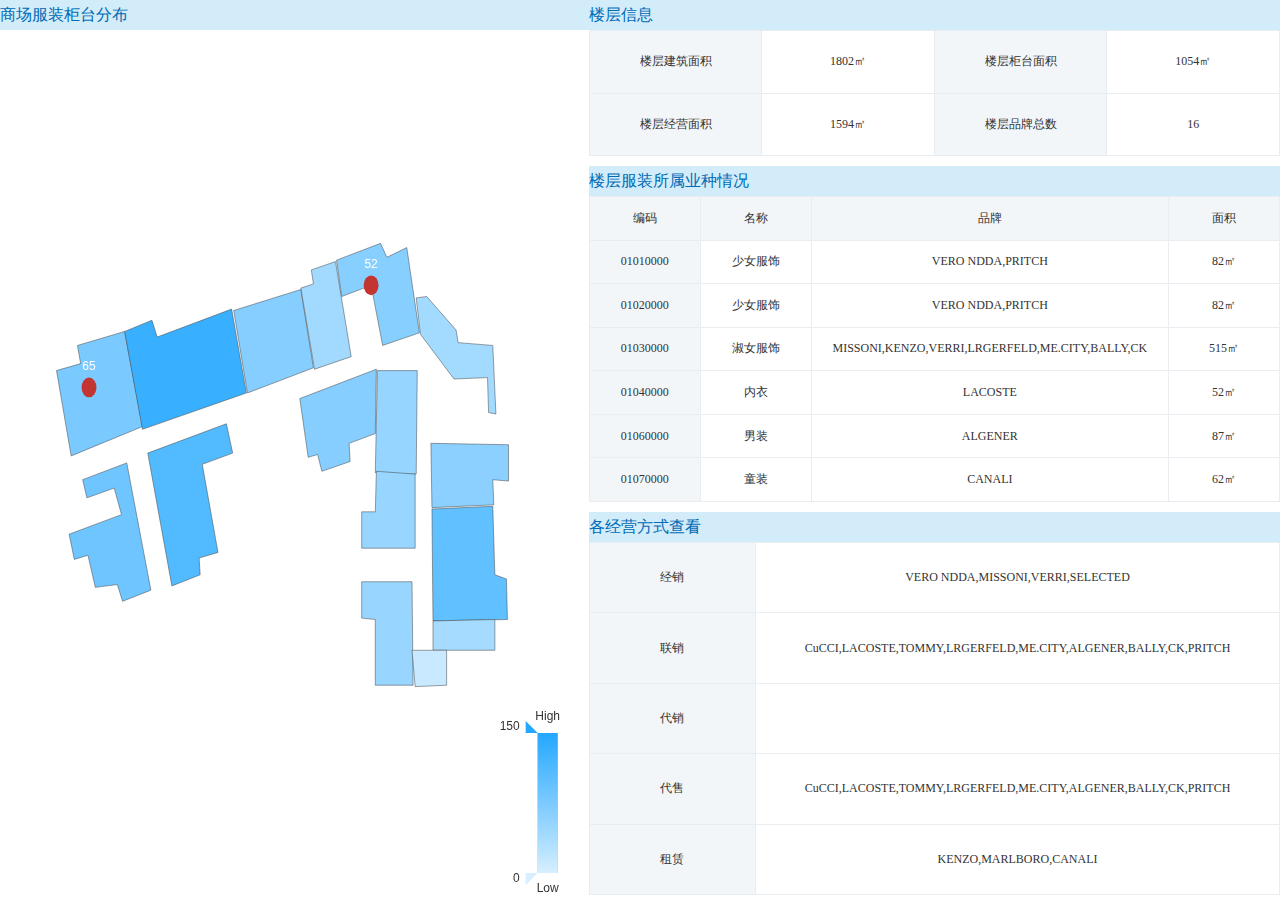
<file: 2dshop/index.html>
<!DOCTYPE html>
<html lang="en">

<head>
  <meta charset="UTF-8">
  <meta name="viewport" content="width=device-width, initial-scale=1.0">
  <title>2dshop</title>
  <link rel="stylesheet" href="css/index.css">
  <script type="text/javascript" src="js/jquery-3.1.1.min.js"></script>
  <script type="text/javascript" src="js/echarts.min.js"></script>
</head>

<body>
<div class="shopMap">
<h1>商场服装柜台分布</h1>
<div id="container" style=""></div>
</div>


<!--  可视化图标显示  -->
<div class="shop_table">
  <div id="shop_main">
    <h1>楼层信息</h1>
    <table class="floor_table">
      <tbody>
        <tr>
          <td class="grayLight">楼层建筑面积</td>
          <td>1802㎡</td>
          <td class="grayLight">楼层柜台面积</td>
          <td>1054㎡</td>
        </tr>
        <tr>
          <td class="grayLight">楼层经营面积</td>
          <td>1594㎡</td>
          <td class="grayLight">楼层品牌总数</td>
          <td>16</td>
        </tr>
      </tbody>
    </table>
    <h1 class="Martop">楼层服装所属业种情况</h1>
    <table class="kinds_table">
      <tbody>
      <tr class="grayLight">
        <td>编码</td>
        <td>名称</td>
        <td>品牌</td>
        <td>面积</td>
      </tr>
      <tr>
        <td class="grayLight">01010000</td>
        <td>少女服饰</td>
        <td>VERO NDDA,PRITCH</td>
        <td>82㎡</td>
      </tr>
      <tr>
        <td class="grayLight">01020000</td>
        <td>少女服饰</td>
        <td>VERO NDDA,PRITCH</td>
        <td>82㎡</td>
      </tr>
      <tr>
        <td class="grayLight">01030000</td>
        <td>淑女服饰</td>
        <td>MISSONI,KENZO,VERRI,LRGERFELD,ME.CITY,BALLY,CK</td>
        <td>515㎡</td>
      </tr>
      <tr>
        <td class="grayLight">01040000</td>
        <td>内衣</td>
        <td>LACOSTE</td>
        <td>52㎡</td>
      </tr>
      <tr>
        <td class="grayLight">01060000</td>
        <td>男装</td>
        <td>ALGENER</td>
        <td>87㎡</td>
      </tr>
      <tr>
        <td class="grayLight">01070000</td>
        <td>童装</td>
        <td>CANALI</td>
        <td>62㎡</td>
      </tr>

      </tbody>
    </table>

    <h1 class="Martop">各经营方式查看</h1>
    <table class="manage_table">
      <tbody>
      <tr>
        <td class="grayLight">经销</td>
        <td>VERO NDDA,MISSONI,VERRI,SELECTED</td>
      </tr>
      <tr>
        <td class="grayLight">联销</td>
        <td>CuCCI,LACOSTE,TOMMY,LRGERFELD,ME.CITY,ALGENER,BALLY,CK,PRITCH</td>
      </tr>
      <tr>
        <td class="grayLight">代销</td>
        <td></td>
      </tr>
      <tr>
        <td class="grayLight">代售</td>
        <td>CuCCI,LACOSTE,TOMMY,LRGERFELD,ME.CITY,ALGENER,BALLY,CK,PRITCH</td>
      </tr>
      <tr>
        <td class="grayLight">租赁</td>
        <td>KENZO,MARLBORO,CANALI</td>
      </tr>

      </tbody>
    </table>

  </div>


  <div id="shop_details">
    <h1>柜台信息</h1>
    <table style="height: calc(30% - 45px)">
      <tbody class="shop_detail0 top">

      </tbody>
    </table>
    <table class="Martop" style="height: 35%">
      <thead>
      <tr class="grayLight">
        <td>项目</td>
        <td>一季度</td>
        <td>同期</td>
        <td>扣拿</td>
        <td>二季度</td>
        <td>同期</td>
        <td>扣拿</td>
      </tr>
      </thead>
      <tbody class="shop_detail1">


      </tbody>


    </table>
    <table style="height: 35%;">
      <thead>
      <tr class="grayLight">
        <td>项目</td>
        <td>三季度</td>
        <td>同期</td>
        <td>扣拿</td>
        <td>四季度</td>
        <td>同期</td>
        <td>扣拿</td>
      </tr>
      </thead>
      <tbody class="shop_detail2">

      </tbody>
    </table>
  </div>
</div>

<script type="text/javascript" src="js/shopMap.js"></script>
<script type="text/javascript" src="js/list.js"></script>
<script type="text/javascript" src="js/index.js"></script>
</body>

</html>
</file>
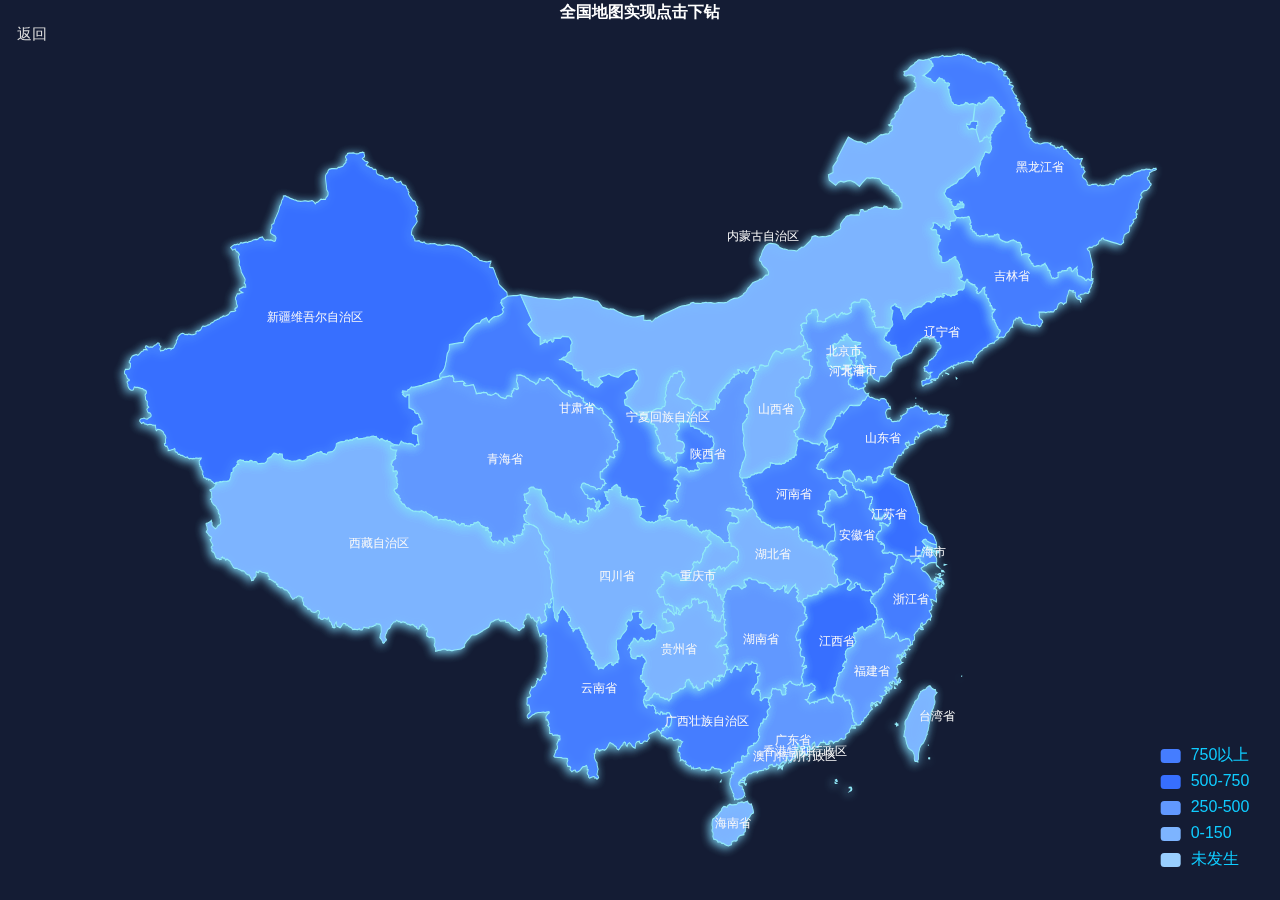
<file: mapUnder/index.html>
<!DOCTYPE html>
<html lang="en">
<head>
  <meta charset="UTF-8">
  <title>地图下钻</title>
  <link rel="stylesheet" href="css/index.css">
  <script type="text/javascript" src="js/echarts.min.js"></script>
  <script type="text/javascript" src="js/jquery-3.1.1.min.js"></script>
  <script type="text/javascript" src="js/saveAs.js"></script>

</head>
<body>
<div class="back">返回</div>
  <div id="chart-panel"></div>
  <script type="text/javascript" src="js/switchProvince.js"></script>
  <script type="text/javascript" src="js/index.js"></script>

</body>
</html>
</file>
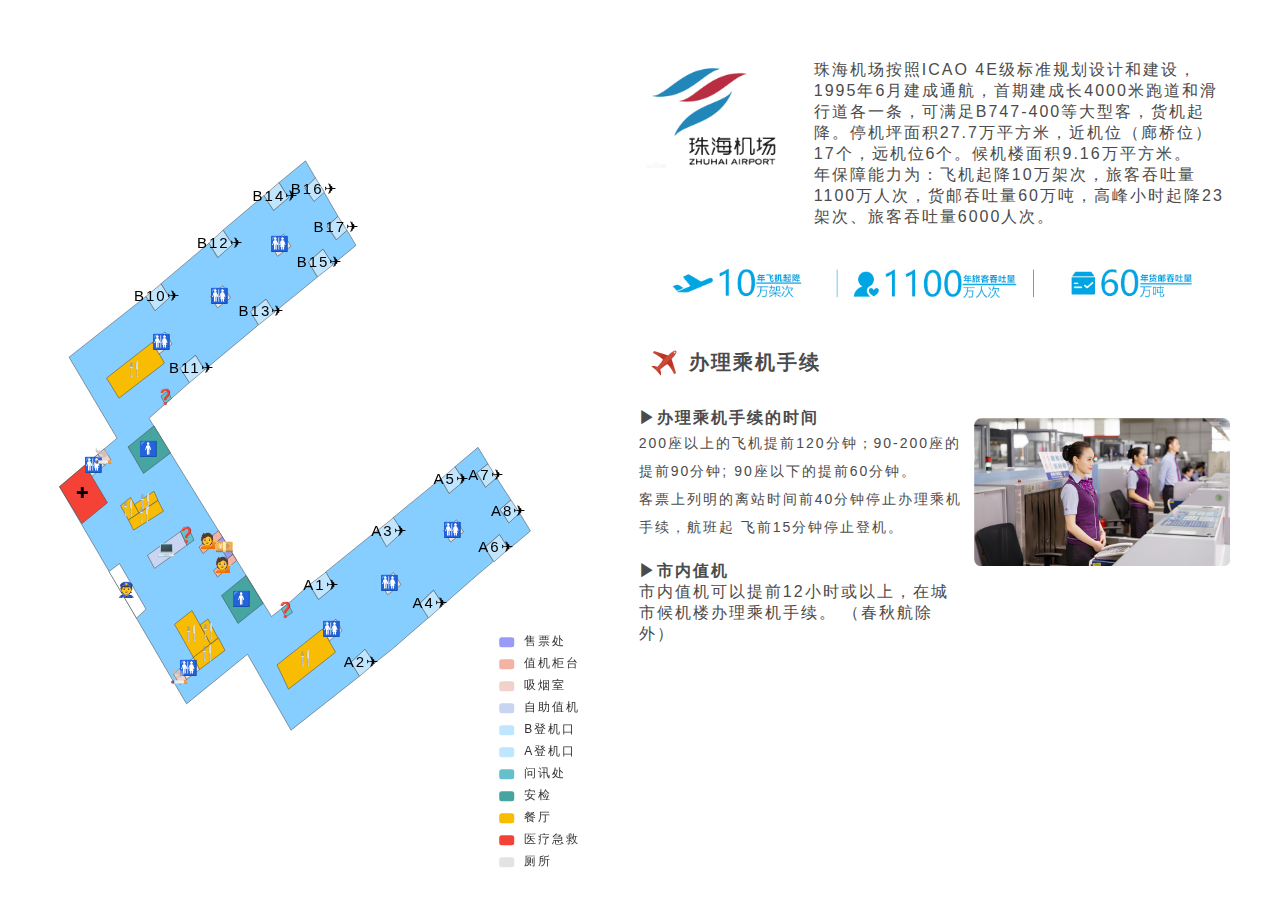
<file: airPlane_map/ariPlane.html>
<!DOCTYPE html>
<html lang="en">
<head>
  <meta charset="UTF-8">
  <title>机场</title>
  <link rel="stylesheet" href="css/index.css">
  <script type="text/javascript" src="js/jquery-3.1.1.min.js"></script>
  <script type="text/javascript" src="js/echarts.min.js"></script>
</head>
<body>
<div id="airPlaneMap">
</div>
<div class="airport_detail">
  <div style="display: block" class="airport_mess" id="airport_main">
    <img src="img/zhjc.jpg" alt="">
    <p class="airport_right">珠海机场按照ICAO
      4E级标准规划设计和建设，1995年6月建成通航，首期建成长4000米跑道和滑行道各一条，可满足B747-400等大型客，货机起降。停机坪面积27.7万平方米，近机位（廊桥位）17个，远机位6个。候机楼面积9.16万平方米。<br>
      年保障能力为：飞机起降10万架次，旅客吞吐量1100万人次，货邮吞吐量60万吨，高峰小时起降23架次、旅客吞吐量6000人次。</p>
    <p class="image"><img src="img/total.jpg" alt=""></p>
    <div class="airport_apply">
      <p class="title">
        <img src="img/icon.png" alt="">
        <span>办理乘机手续</span>
      </p>
      <div class="airport_subtitle">
        <p class="subtitle">▶办理乘机手续的时间</p>
        <p class="detail">200座以上的飞机提前120分钟；90-200座的提前90分钟; 90座以下的提前60分钟。<br>
          客票上列明的离站时间前40分钟停止办理乘机手续，航班起 飞前15分钟停止登机。</p>
        <p class="subtitle">▶市内值机</p>
        <p>市内值机可以提前12小时或以上，在城市候机楼办理乘机手续。 （春秋航除外）</p>
      </div>
      <img src="img/kongjie.jpg" alt="">
    </div>
<!--    <p class="airport_phone">-->
<!--      <img src="img/phone.png" alt="">-->
<!--    </p>-->

  </div>
  <div style="display: none" class="airport_mess" id="airport_main2">
    <table border="0" cellspacing="0">
      <thead>
      <tr>
        <th>航班号</th>
        <th>目的地</th>
        <th>航空公司</th>
        <th>计划起飞</th>
        <th>现况</th>
      </tr>
      </thead>
      <tbody class="airport_time">
      </tbody>
    </table>
  </div>
</div>
<script type="text/javascript" src="js/list.js"></script>
<script type="text/javascript" src="js/airPlane.js"></script>
</body>
</html>
</file>
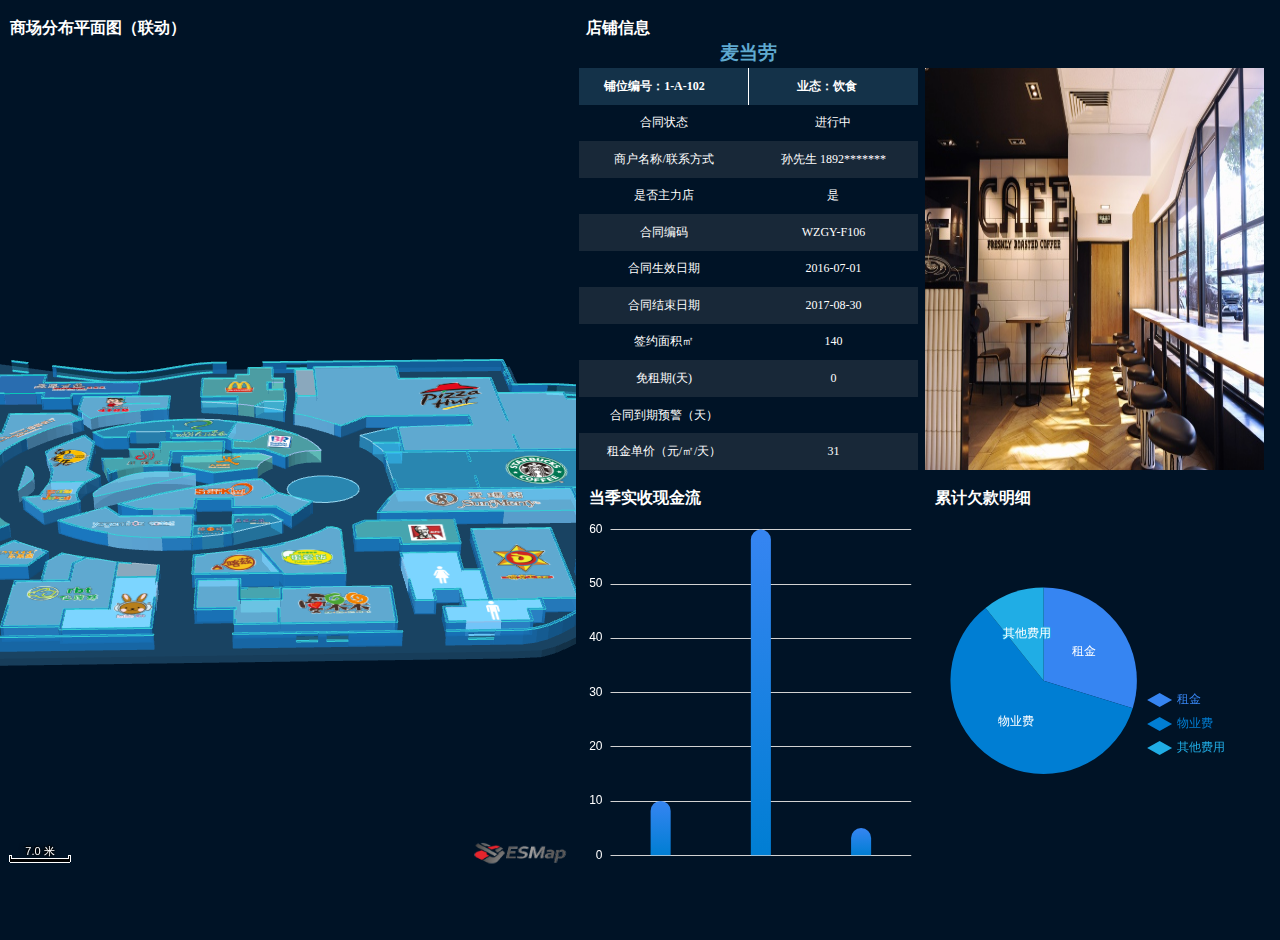
<file: Marker/Marker/2dMarkers.html>
<!DOCTYPE html>
<html>

<head>
  <meta http-equiv="X-UA-Compatible" content="IE=edge,chrome=1">
  <meta name="viewport" content="initial-scale=1.0, user-scalable=no">
  <meta charset="UTF-8">
  <title>室内地图添加标注示例|室内三维地图引擎|易景空间地图</title>
  <meta name="keywords" content="室内地图添加标注示例,室内地图,三维地图引擎,三维地图制作,室内定位,易景空间地图"/>
  <meta name="description"
        content="室内地图添加标注示例,易景室内三维地图引擎提供地图浏览、缩放、旋转、图层显隐等基础功能，支持自定义室内地图显示风格及样式，可自动绘制楼层热力图、散点图等专题地图，快速进行空间大数据分析展示。支持跨楼层精准的点到点之间的最短、最优路径计算，支持对路径结果进行导航和动画,并提供丰富的地图主题资源供二次开发调用。"/>
  <link rel="shortcut icon" type="image/ico" href="../image/favicon.ico">
  <!--  <link href="css/common.css" rel="stylesheet">-->
  <link rel="stylesheet" href="css/2dMarkers.css">
  <script src="js/echarts.min.js"></script>
  <style>
    .mask-layer-container {
      display: none !important;
    }
  </style>
</head>

<body>
<div class="map">
  <h2>商场分布平面图（联动）</h2>

  <!--  <h1>商场分布平面图（联动）</h1>-->
  <div id="map-container"></div>
  <div class="loading">
    <div class="lodingImg"></div>
  </div>
</div>

<div class="table_chart">
  <h2>店铺信息</h2>
  <div class="table_cell">
    <div class="table_left table_detail">

    </div>
    <div class="table_right" style="display: flex;
    justify-content: center;">
      <img class="images" src="image/detail/form.png" alt="">
    </div>
    <div class="table_left">
      <h2>当季实收现金流</h2>
      <div id="barChart"></div>
    </div>
    <div class="table_right">
      <h2>累计欠款明细</h2>
      <div id="pieChart"></div>
    </div>
  </div>
</div>


<script src="../lib/config.js"></script>
<script src="../lib/esmap-1.6.min.js"></script>
<script src="../lib/jquery-2.1.4.min.js"></script>
<script src="../lib/jquery.qrcode.min.js"></script>
<script src="../lib/tips_controls.js"></script>
<script src="js/pieChart.js"></script>
<script src="js/barChart.js"></script>
<script src="js/list.js"></script>

<script type="text/javascript">
  //定义全局map变量3
  var map;
  var esmapID = getQueryString('id') || defaultOpt.mapID;
  var styleid = getQueryString("styleid") || defaultOpt.themeID;
  var center;
  var floorLayer;

  window.onload = function () {
    var floorControl;
    var container = document.getElementById('map-container');
    map = new esmap.ESMap({
      container: container, //渲染dom
      mapDataSrc: defaultOpt.mapDataUrl,//地图数据位置
      mapThemeSrc: defaultOpt.mapThemeUrl,//主题数据位置
      themeID: styleid,//样式ID
      focusAlphaMode: false,
      modelSelectedEffect: true, //支持单击模型高亮，false为单击时模型不高亮
      mapAudioSrc: '../lib',
      defaultScaleLevel: 10, //设置默认显示级别
      token: 'escope',
      viewMode: esmap.ESViewMode.MODE_3D, //初始二维还是三维状态
      defaultFloornum: 1,//默认一楼
      // defaultControlsPose: esmap.ESDirection.EAST //方向枚举型。可设置正南、正北、正东、正西、东南、西南等方向值。具体可参考esmap.ESControlsPoseEnum类。

    });
    map.openMapById(esmapID); //sceneId

    //loading图标加载
    var count = 0.05;
    var rotate = true;//地图旋转目前关闭
    map.on('loadComplete', function () {
      var loading = document.getElementsByClassName("loading");
      loading[0].style.display = "none";
      floorLayer = map.getFloor(1);
      center = map.center;
      map.on("update", function (e) {
        if (count == 360) count = 0;
        if (rotate)
          map.rotateAngle += count,
            map.controls.update();
      });
    });
    map.on("mapClickNode", function (e) {
      // console.log(e);
      if (e.name && e.name !== '房间')
        tableDraw(e.name);
    });
  };


  //echarts 图自适应
  window.onresize = function () {
    pieChart.resize();
    barChart.resize();
  }


  function tableDraw(name) {
    var html = `<h3>${arr[name]['名称']}</h3>
      <table>
        <tbody>
        <tr class="table_title">
          <td class="left">铺位编号：</td>
          <td class="right" style="border-right:1px solid #FFFFFF">${arr[name]['铺位编号']}</td>
          <td class="left">业态：</td>
          <td class="right">${arr[name]['业态']}</td>
        </tr>
        <tr>
          <td colspan="2">合同状态</td>
          <td colspan="2">${arr[name]['合同状态']}</td>
        </tr>
        <tr>
          <td colspan="2">商户名称/联系方式</td>
          <td colspan="2">${arr[name]['商户名称']}</td>
        </tr>
        <tr>
          <td colspan="2">是否主力店</td>
          <td colspan="2">${arr[name]['是否主力店']}</td>
        </tr>
        <tr>
          <td colspan="2">合同编码</td>
          <td colspan="2">${arr[name]['合同编码']}</td>
        </tr>
        <tr>
          <td colspan="2">合同生效日期</td>
          <td colspan="2">${arr[name]['合同生效日期']}</td>
        </tr>
        <tr>
          <td colspan="2">合同结束日期</td>
          <td colspan="2">${arr[name]['合同结束日期']}</td>
        </tr>
        <tr>
          <td colspan="2">签约面积㎡</td>
          <td colspan="2">${arr[name]['签约面积']}</td>
        </tr>
        <tr>
          <td colspan="2">免租期(天)</td>
          <td colspan="2">${arr[name]['免租期']}</td>
        </tr>
        <tr>
          <td colspan="2">合同到期预警（天）</td>
          <td colspan="2"></td>
        </tr>
        <tr>
          <td colspan="2">租金单价（元/㎡/天）</td>
          <td colspan="2">${arr[name]['租金单价']}</td>
        </tr>
        </tbody>
      </table>`;

    document.querySelector('.table_detail').innerHTML = html;
    document.querySelector('.images').src = `${arr[name].src}`;

    barData[0].value = `${arr[name]['前期欠款']}`;
    barData[1].value = `${arr[name]['当月实收']}`;
    barData[2].value = `${arr[name]['预收金额']}`;
    pieData[0].value = `${arr[name]['租金']}`;
    pieData[1].value = `${arr[name]['物业费']}`;
    pieData[2].value = `${arr[name]['其他费用']}`;
    barChart.setOption(barOption, true);//true重绘
    pieChart.setOption(pieOption, true);//true重绘
  }


  tableDraw('麦当劳');

</script>

</body>

</html>
</file>
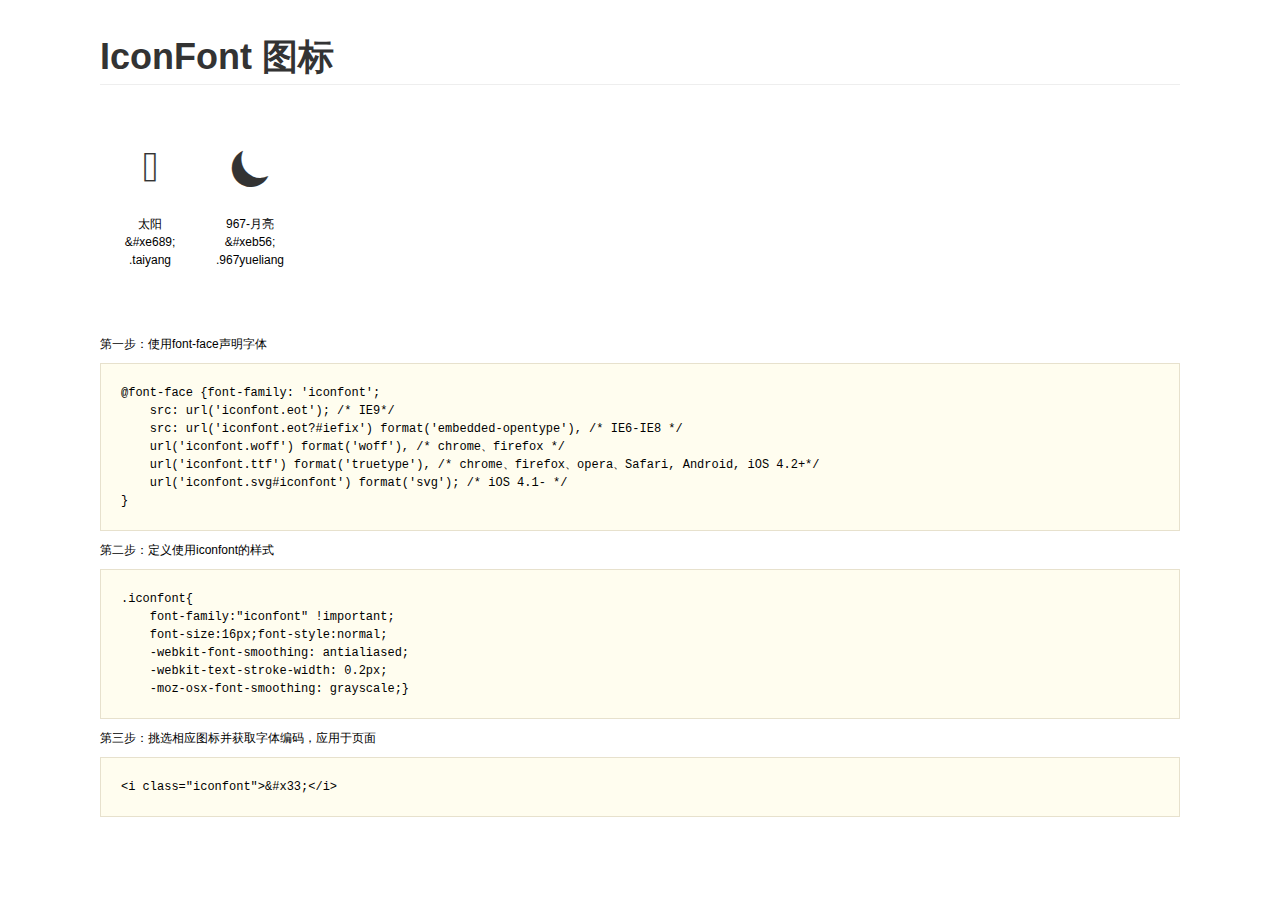
<file: Marker/Marker/css/iconfont/demo.html>
<!DOCTYPE html>
<html>
<head>
    <meta charset="utf-8"/>
    <title>IconFont</title>
    <link rel="stylesheet" href="demo.css">
    <link rel="stylesheet" href="iconfont.css">
</head>
<body>
    <div class="main">
        <h1>IconFont 图标</h1>
        <ul class="icon_lists clear">
            
                <li>
                <i class="icon iconfont">&#xe689;</i>
                    <div class="name">太阳</div>
                    <div class="code">&amp;#xe689;</div>
                    <div class="fontclass">.taiyang</div>
                </li>
            
                <li>
                <i class="icon iconfont">&#xeb56;</i>
                    <div class="name">967-月亮</div>
                    <div class="code">&amp;#xeb56;</div>
                    <div class="fontclass">.967yueliang</div>
                </li>
            
        </ul>


        <div class="helps">
            第一步：使用font-face声明字体
            <pre>
@font-face {font-family: 'iconfont';
    src: url('iconfont.eot'); /* IE9*/
    src: url('iconfont.eot?#iefix') format('embedded-opentype'), /* IE6-IE8 */
    url('iconfont.woff') format('woff'), /* chrome、firefox */
    url('iconfont.ttf') format('truetype'), /* chrome、firefox、opera、Safari, Android, iOS 4.2+*/
    url('iconfont.svg#iconfont') format('svg'); /* iOS 4.1- */
}
</pre>
第二步：定义使用iconfont的样式
            <pre>
.iconfont{
    font-family:"iconfont" !important;
    font-size:16px;font-style:normal;
    -webkit-font-smoothing: antialiased;
    -webkit-text-stroke-width: 0.2px;
    -moz-osx-font-smoothing: grayscale;}
</pre>
第三步：挑选相应图标并获取字体编码，应用于页面
<pre>
&lt;i class="iconfont"&gt;&amp;#x33;&lt;/i&gt;
</pre>
        </div>

    </div>
</body>
</html>
</file>
<file: 2dshop/css/index.css>
* {
    margin: 0;
    padding: 0;

}

html, body {
    width: 100%;
    height: 100%;
    background: white;
}

.shopMap {
    width: 46%;
    float: left;
    height: 100%;
}


.shop_table {
    width: 54%;
    /*width: 666px;*/
    float: left;
    height: 100%;
    /*margin-left: 2px;*/
}

#container {
    width: 96%;
    /*height: 550px;*/
    height: calc(100% - 30px);
}

h1 {
    font-size: 12pt;
    background-color: rgb(210, 236, 250);
    color: rgb(0, 107, 181);
    height: 30px;
    line-height: 30px;
    font-weight: normal;
}


#shop_main{
    height:100%;
}
.Martop {
    margin-top: 10px;
}

table {
    border-collapse: collapse;
    width: 100%;
}

#shop_details table{
    table-layout: fixed;
    word-break: break-all;
    word-wrap: break-word;
}

tr {
    height: 33px;
}

td {
    color: rgb(51, 51, 51);
    border: 1px solid rgb(233, 236, 241);
    text-align: center;
    font-size: 9pt;
    width: 10%;
}

#shop_details {
    display: none;
    height: 100%;
}



.shop_detail0 td:nth-child(2n+1) {
    background-color: rgb(242, 246, 249);
    color: rgb(51, 51, 51);
}

.shop_detail1, .shop_detail2 {

}
.shop_detail1 tr, .shop_detail2 tr {
    height: 20%;
}

.grayLight {
    background-color: rgb(242, 246, 249);
    color: rgb(51, 51, 51);
    /*border: 1px solid rgb(233, 236, 241);*/

}

table.floor_table{
    height: 14%;
}


table.kinds_table{
    height: 34%;
}

table.manage_table{
    height: calc(100% - 48% - 115px);
}
</file>
<file: mapUnder/css/index.css>
*{
    margin: 0;
    padding: 0;
}
a{
    text-decoration: none;
    color: white;
}

html,body{
    width:100%;
    height: 100%;
}

#chart-panel{
    width:100%;
    height: 100%;
}


.back{
    position: absolute;
    cursor: pointer;
    left:17px;
    top: 25px;
    color:rgb(222,222,222);
    font-size:15px;
    z-index: 100;
}

.down{
    position: absolute;
    cursor: pointer;
    left:55px;
    top: 25px;
    color:rgb(222,222,222);
    font-size:15px;
    z-index: 100;
}
</file>
<file: airPlane_map/css/index.css>
* {
    margin: 0;
    padding: 0;
    list-style: none;
}

html, body {
    width: 100%;
    height: 100%;
    display: flex;
    color: #4b4b4b;
    letter-spacing: 2px;
    font-family: "Microsoft Yahei",arial,"\5b8b\4f53";
}

#airPlaneMap {
    width: 46%;
    height: 99%;
}

.airport_detail {
    padding:60px 50px 0px 50px;
    width: calc(54% - 100px);
    height: calc(100% - 60px);
}

.airport_mess {
    width: 100%;
    height: 100%;
    /*background: white;*/
}

.airport_mess > img {
    float: left;
    width: 150px;
}

.airport_mess .airport_right {
    float: left;
    margin-left: 25px;
    width: calc(100% - 175px);
}

.airport_mess .image > img {
    margin-top: 25px;
    margin-bottom: 25px;
    width: 100%;
}


.airport_mess .airport_apply {
}

.airport_mess .airport_apply p.title {
    width: 100%;
    display: flex;
    align-items: center;
}

.airport_mess .airport_apply p.title > img {
    width: 50px;
    height: 50px;
}

.airport_mess .airport_apply p.title > span {
    font-weight: bold;
    font-size: 20px;
}

.airport_mess .airport_apply .airport_subtitle {
    width: 55%;
    float: left;
}

.airport_mess .airport_apply .airport_subtitle p.subtitle {
    margin-top: 20px;
    font-weight: bold;
}

.airport_mess .airport_apply .airport_subtitle p.detail {
    font-size: 14px;
    line-height: 2;
    color: #4b4b4b;
}

.airport_mess .airport_apply > img {
    width: calc(45% - 10px);
    margin-left: 10px;
    margin-top: 30px;
    float: left;
}
.airport_mess .airport_phone:before{
    content:'';
    display: block;
    clear: both;
}

.airport_mess .airport_phone > img {
    width: 45%;
    margin-top: 30px;
}

/*点击事件列表*/
.airport_mess table{
    width: 100%;
    height: 100%;
    display: block;
}


.airport_mess table thead,
.airport_mess tbody tr{
    display: table;
    width: 100%;
    padding: 3px 0px;
    table-layout: fixed;
    text-align:center;
}


.airport_mess thead{
    width: 100%;
    height: 50px;
    background: #d2ecfa;
}
.airport_mess tbody{
    overflow-y: auto;
    display: block;
    font-size: 14px;
    height: calc(100% - 50px);
}

.airport_mess tbody>tr:nth-child(2n){
    background:#f2f6f9;
}


/*滚动条*/

::-webkit-scrollbar {
    width: 6px;
    /* height:px; */
    /**/
}

::-webkit-scrollbar-track {
    /* background: rgb(201, 201, 201); */
    background: '';
    border-radius: 2px;
}

::-webkit-scrollbar-thumb {
    background: #bfbfbf;
    border-radius: 10px;
}

::-webkit-scrollbar-thumb:hover {
    background: #f8f8f8;
    color: #333233;
    /* color: rgb(220, 243, 230) */
    /* color: #333 */
}

::-webkit-scrollbar-corner {
    background: #434b43;
}
</file>
<file: Marker/Marker/css/common.css>
html, body {
    margin: 0;
    height: 100%;
    overflow: hidden;
}
/* 地图显示区域样式 */
#map-container {
    position: absolute;
    width: 100%;
    bottom: 0px;
}
.navbar-inverse{
    background-color: #272727;
}
nav.navbar{
    border:none;
    min-height: 40px;
    height:40px;
    border-radius: 0;
}
nav.navbar a{
    text-decoration: none;
}
h1{
    text-align: center;
    font-size: 16px;
    font-weight: 500;
    color:#FFF;
    line-height: 40px;
    margin:0;
}
h1 a{
	color:#FFF;
}
h1 a:hover{
	color:#FFF;
}
/* 浏览器不兼容webGL 时的提示 */
.noWebGL {
    position: fixed;
    font-family:'Microsoft YaHei';
    top: 50%;
    color:rgba(212, 43, 43, 1);
    margin-top: -60px;
    padding-left: 40%;
    background-color:rgba(178, 226, 240, 1);
    width: 100%;
    height: 120px;
    font-weight:100;
}
.btn-floor-vertical .btn:focus {
    outline: none;
}

/* 楼层按钮 */
.floor-layer {
    position: absolute;
    right: 5px;
    top: 120px;
}

.btn-floor-vertical .layer-list > label.btn:first-child {
    border-radius: 0;
}

.btn-floor-vertical .layer-list > label.btn:last-child {
    border-radius: 0;
}
/* 缩放按钮组 */
.zoom-floor {
    position:absolute;
    top:240px;
    left: 2%;
}
/* 下拉框样式 */
.dropdown {
    position:absolute;
    top:60px;
    left: 2%;
}

/* 视角按钮组 */
.viewmode-floor {
    position:absolute;
    top:150px;
    left: 2%;
}

.modal-dialog.bottom {
    position:absolute;
    bottom:50px;
    left:0px;
    right:0px;
    margin:auto;
}

/* 弹出提示框样式 */
#prompt {
    position: absolute;
    bottom: 10px;
    left: 20px;
    font-family:Consolas,monospace;
}

/* 适配手机浏览器样式 */
@media screen and (min-width: 768px) {
    .floor-theme {
        top: 328px;
    }
    .floor-zoom {
        top: 392px;
    }
    .viewmode-floor .btn,
    .btn-floor-vertical .layer-list > label.btn {
        height: 49px;
        line-height: 31px;
    }
    .layer-list {
        width: 51px;
    }
    #top,
    #down {
        height: 28px;
        line-height: 14px;
    }
    #top > i {
        font-size: 16px;
    }
    #down > i {
        font-size: 16px;
    }
}

@media screen and (max-width: 768px) {
    .btn {
        padding: 5px 10px;
        font-size: 12px;
        line-height: 1.5;
        border-radius: 3px;
    }
    .btn > i {
        font-size: 18px;
    }
    .floor-theme {
        top: 288px;
    }
    .floor-zoom {
        top: 342px;
    }
    .viewmode-floor .btn,
    .btn-floor-vertical .layer-list > label.btn {
        height: 39px;
        line-height: 29px;
    }
    .layer-list {
        width: 40px;
    }
    #top,
    #down {
        height: 18px;
        padding: 0;
    }
    #top > i {
        font-size: 14px;
    }
    #down > i {
        font-size: 14px;
    }
}

/* nav右侧提示、功能介绍 */
.navbar-inverse .tips-right {
    /* width: 100px; */
    height: 40px;
    position: absolute;
    right: 10px;
    top: 0px;
}
.navbar-inverse .tips-right:hover {
    cursor: pointer;
}
.navbar-inverse .tips-right .tip1 {
    display: inline-block;
    width: 34px;
    height: 100%;
    background: url(../../image/erweima.png) no-repeat center;
    background-size: 60%;
}
.navbar-inverse .tips-right .tip2 {
    display: inline-block;
    width: 34px;
    height: 100%;
    background: url(../../image/wenhao.png) no-repeat center;
    background-size: 60%;
}
.navbar-inverse .tips-msg {
    overflow: auto
}
.navbar-inverse .tips-msg .msg {
    position: fixed;
    right: 10px;
    top: 50px;
    z-index: 999;
}
.navbar-inverse .tips-msg .msg1 {
    display: none;
    width: 140px;
    height: 150px;
    background: #FFF;
    border-radius: 6px;
    border: 2px solid #b0b4b9;
}
.navbar-inverse .tips-msg .msg1 canvas {
    width: 100%;
    height: 100%;
}
.tips-msg .msg1 .erweima {
    width: 100px;
    height: 100px;
    margin: 0 auto;
    margin-top: 10px;
}
.tips-msg .msg1 p {
    font-size: 14px;
    text-align: center;
    color: #666;
    margin-top: 10px;
}
.tips-msg .msg2 p {
    font-size: 14px;
    /* text-align: center; */
    color: #666;
}
.tips-msg .msg2 h4 {
    margin: 8px 0;
    font-size: 15px;
    color: #636363;
}
.navbar-inverse .tips-msg .msg2 {
    display: none;
    width: 200px;
    min-height: 150px;
    background: #FFF;
    padding: 5px 8px;
    border-radius: 6px;
    border: 2px solid #b0b4b9;
    overflow-wrap: break-word;
}
/* nav提示结束 */
</file>
<file: Marker/Marker/css/2dMarkers.css>
* {
    margin: 0;
    padding: 0;
}

html, body {
    width: 100%;
    height: 100%;
    overflow: hidden;
    font-family: '微软雅黑';
    background-color: #001326;
}


.map {
    width: 45%;
    height: 100%;
    float: left;
}


h2 {
    font-size: 16px;
    text-indent: 10px;
    color: white;
    height: 38px;
    line-height: 56px;
    /*color: rgb(61, 77, 102);*/
}

h3 {
    height: 30px;
    line-height: 30px;
    color: #5fa9d0 ;

    text-align: center;
}

/* 地图显示区域样式 */
#map-container {
    width: 100%;
    height: calc(100% - 86px);
    margin-top: 30px    ;
}

.table_chart {
    width: 54%;
    height: 100%;
    float: left;
    /*background-color: #e4b9b9;*/
}

.table_cell {
    height: 96%;
    display: flex;
    justify-content: center;
    align-items: center;
    flex-wrap: wrap;
}

.table_cell .table_left table {
    width: 100%;
    height: calc(100% - 30px);
    table-layout: fixed;
    text-align: center;
    border-collapse: collapse;
}

.table_left, .table_right {
    width: 49%;
    height: 50%;

}

.table_right {
    margin-left: 1%;
}

.table_cell .table_left .table_title {
    background-color: rgb(20 50 73);
    color: rgb(255, 255, 255);
    font-family: '微软雅黑';
    font-size: 10pt;
    font-weight: bold;
}

.table_cell tr {
    /*color: rgb(61, 77, 102);*/
    color: rgb(255 255 255);
    font-family: '微软雅黑';
    /*background-color: white;*/
}

.table_cell tr td {
    font-size: 9pt;
}

td.left{
    text-align: right;
}
td.right{
    text-align: left;
}

.table_cell tr:nth-child(2n+1) {
    /*background-color: rgb(161 161 161 / 15%);*/
    background-color: #a1a1a126;
}

.table_right img {
    width: 100%;
    height: auto;
    margin-top: 30px;
    max-height: 100%;
}


#barChart, #pieChart {
    width: 100%;
    height: 100%;
}


/*background-color: rgb(255,255,255);
    color: rgb(61,77,102);
    font-family: '微软雅黑';*/

/* 浏览器不兼容webGL 时的提示 */
.noWebGL {
    position: fixed;
    font-family: 'Microsoft YaHei';
    top: 50%;
    color: rgba(212, 43, 43, 1);
    margin-top: -60px;
    padding-left: 40%;
    background-color: rgba(178, 226, 240, 1);
    width: 100%;
    height: 120px;
    font-weight: 100;
}

/* 适配手机浏览器样式 */
@media screen and (min-width: 768px) {
    .floor-theme {
        top: 328px;
    }

    .floor-zoom {
        top: 392px;
    }

    .viewmode-floor .btn,
    .btn-floor-vertical .layer-list > label.btn {
        height: 49px;
        line-height: 31px;
    }

    .layer-list {
        width: 51px;
    }

    #top,
    #down {
        height: 28px;
        line-height: 14px;
    }

    #top > i {
        font-size: 16px;
    }

    #down > i {
        font-size: 16px;
    }
}

@media screen and (max-width: 768px) {
    .btn {
        padding: 5px 10px;
        font-size: 12px;
        line-height: 1.5;
        border-radius: 3px;
    }

    .btn > i {
        font-size: 18px;
    }

    .floor-theme {
        top: 288px;
    }

    .floor-zoom {
        top: 342px;
    }

    .viewmode-floor .btn,
    .btn-floor-vertical .layer-list > label.btn {
        height: 39px;
        line-height: 29px;
    }

    .layer-list {
        width: 40px;
    }

    #top,
    #down {
        height: 18px;
        padding: 0;
    }

    #top > i {
        font-size: 14px;
    }

    #down > i {
        font-size: 14px;
    }
}
</file>
<file: Marker/Marker/css/iconfont/iconfont.css>
@font-face {font-family: "iconfont";
  src: url('iconfont.eot?t=1462513390'); /* IE9*/
  src: url('iconfont.eot?t=1462513390#iefix') format('embedded-opentype'), 
  url('iconfont.woff?t=1462513390') format('woff'),
  url('iconfont.ttf?t=1462513390') format('truetype'), 
  url('iconfont.svg?t=1462513390#iconfont') format('svg');
}


.iconfont {
  font-family:"iconfont" !important;
  font-size:25px;
  font-style:normal;
  -webkit-font-smoothing: antialiased;
  -webkit-text-stroke-width: 0.2px;
  -moz-osx-font-smoothing: grayscale;
}
.icon-taiyang:before { content: "\e600"; }
.icon-967yueliang:before { content: "\eb56"; }
.icon-pointer:before { content: "\e7bb"; }
.icon-daohang:before { content: "\f0029"; }
.icon-tishi:before { content: "\e646"; }
.icon-tuceng:before { content: "\e61c"; }
.icon-lingxing:before { content: "\e66c"; }
.icon-xia:before { content: "\e65f"; }
.icon-shang:before { content: "\e65e"; }
.icon-add:before { content: "\e640"; }
.icon-jian:before { content: "\e61f"; }
</file>
<file: Marker/Marker/css/iconfont/demo.css>
* {
    margin: 0;
    padding: 0;
    list-style: none;
}


/*
KISSY CSS Reset
理念：1. reset 的目的不是清除浏览器的默认样式，这仅是部分工作。清除和重置是紧密不可分的。
2. reset 的目的不是让默认样式在所有浏览器下一致，而是减少默认样式有可能带来的问题。
3. reset 期望提供一套普适通用的基础样式。但没有银弹，推荐根据具体需求，裁剪和修改后再使用。
特色：1. 适应中文；2. 基于最新主流浏览器。
维护：玉伯<lifesinger@gmail.com>, 正淳<ragecarrier@gmail.com>
 */


/** 清除内外边距 **/

body,
h1,
h2,
h3,
h4,
h5,
h6,
hr,
p,
blockquote,

/* structural elements 结构元素 */

dl,
dt,
dd,
ul,
ol,
li,

/* list elements 列表元素 */

pre,

/* text formatting elements 文本格式元素 */

form,
fieldset,
legend,
button,
input,
textarea,

/* form elements 表单元素 */

th,
td
/* table elements 表格元素 */

{
    margin: 0;
    padding: 0;
}


/** 设置默认字体 **/

body,
button,
input,
select,
textarea
/* for ie */

{
    font: 12px/1.5 tahoma, arial, \5b8b\4f53, sans-serif;
}

h1,
h2,
h3,
h4,
h5,
h6 {
    font-size: 100%;
}

address,
cite,
dfn,
em,
var {
    font-style: normal;
}


/* 将斜体扶正 */

code,
kbd,
pre,
samp {
    font-family: courier new, courier, monospace;
}


/* 统一等宽字体 */

small {
    font-size: 12px;
}


/* 小于 12px 的中文很难阅读，让 small 正常化 */


/** 重置列表元素 **/

ul,
ol {
    list-style: none;
}


/** 重置文本格式元素 **/

a {
    text-decoration: none;
}

a:hover {
    text-decoration: underline;
}


/** 重置表单元素 **/

legend {
    color: #000;
}


/* for ie6 */

fieldset,
img {
    border: 0;
}


/* img 搭车：让链接里的 img 无边框 */

button,
input,
select,
textarea {
    font-size: 100%;
}


/* 使得表单元素在 ie 下能继承字体大小 */


/* 注：optfloor 无法扶正 */


/** 重置表格元素 **/

table {
    border-collapse: collapse;
    border-spacing: 0;
}


/* 清除浮动 */

.ks-clear:after,
.clear:after {
    content: '\20';
    display: block;
    height: 0;
    clear: both;
}

.ks-clear,
.clear {
    *zoom: 1;
}

.main {
    padding: 30px 100px;
}

.main h1 {
    font-size: 36px;
    color: #333;
    text-align: left;
    margin-bottom: 30px;
    border-bottom: 1px solid #eee;
}

.helps {
    margin-top: 40px;
}

.helps pre {
    padding: 20px;
    margin: 10px 0;
    border: solid 1px #e7e1cd;
    background-color: #fffdef;
    overflow: auto;
}

.icon_lists li {
    float: left;
    width: 100px;
    height: 180px;
    text-align: center;
}

.icon_lists .icon {
    font-size: 42px;
    line-height: 100px;
    margin: 10px 0;
    color: #333;
    -webkit-transition: font-size 0.25s ease-out 0s;
    -moz-transition: font-size 0.25s ease-out 0s;
    transition: font-size 0.25s ease-out 0s;
}

.icon_lists .icon:hover {
    font-size: 100px;
}
</file>
